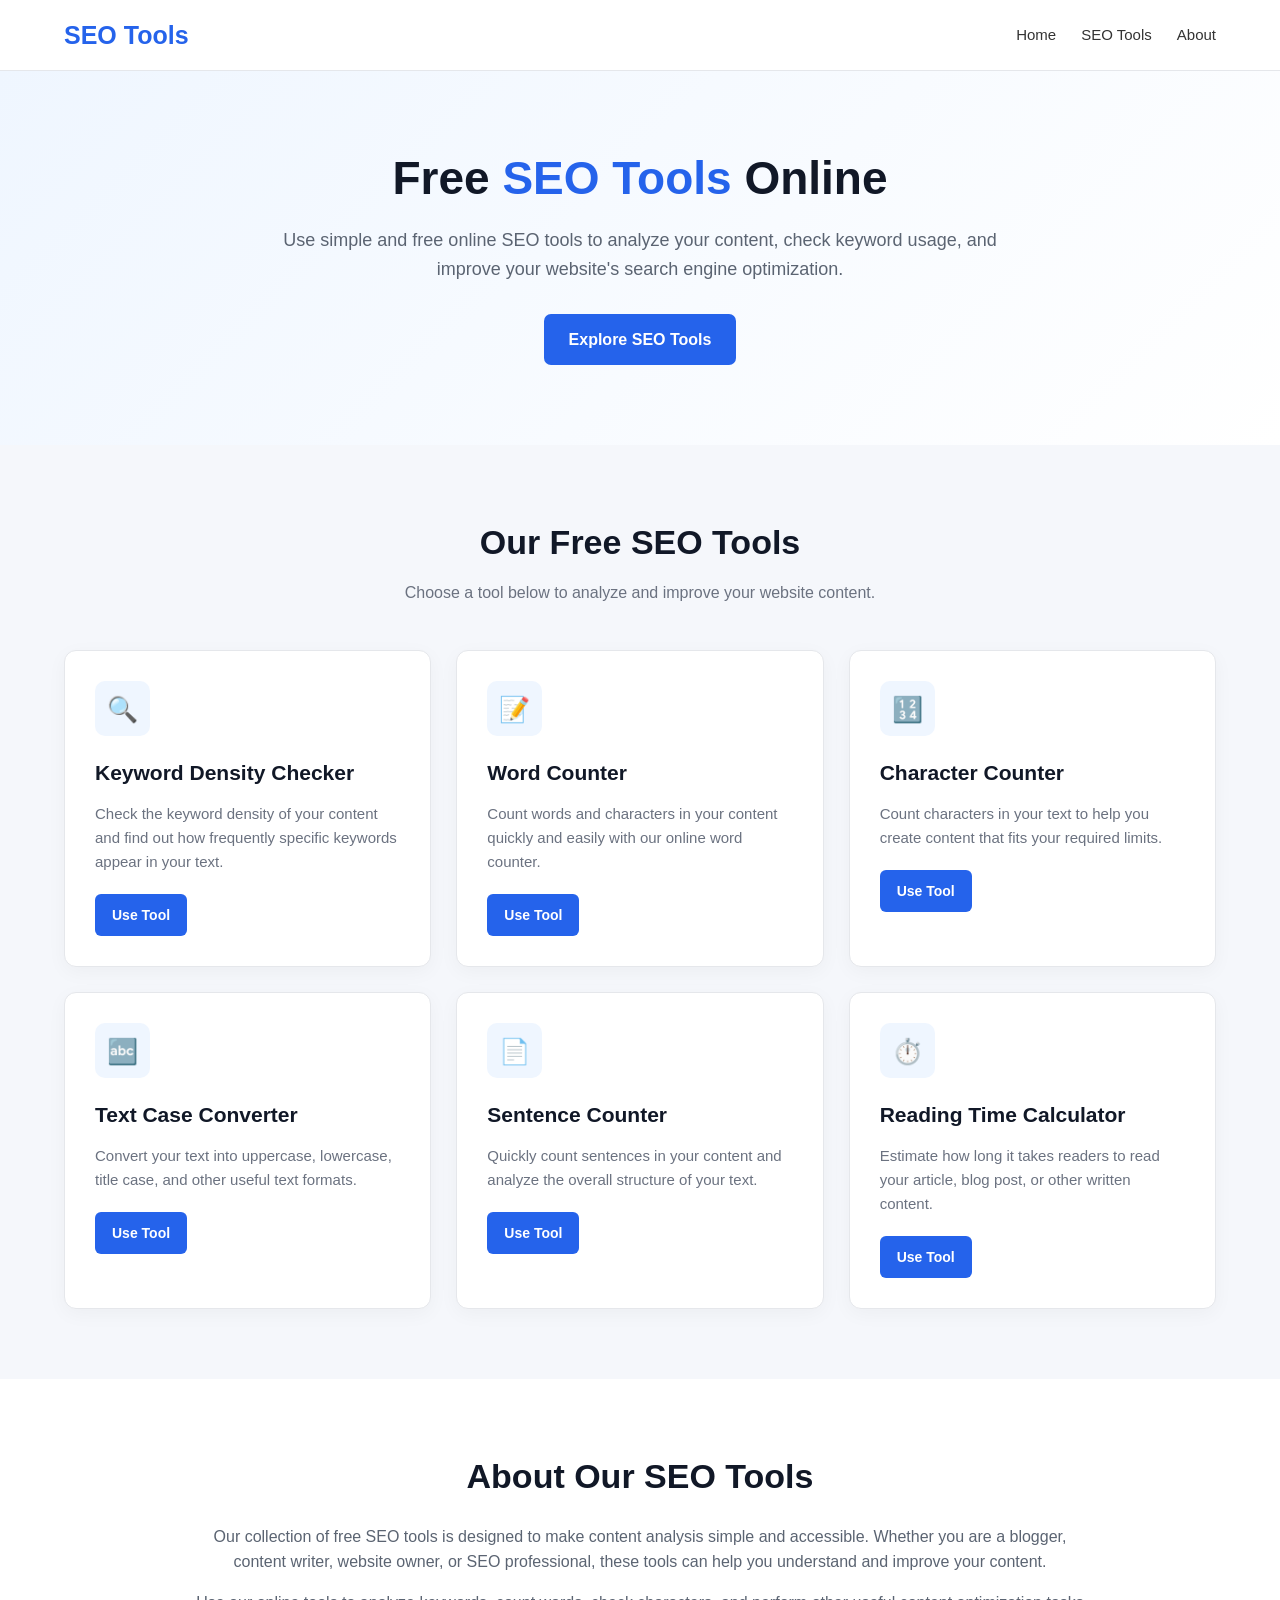
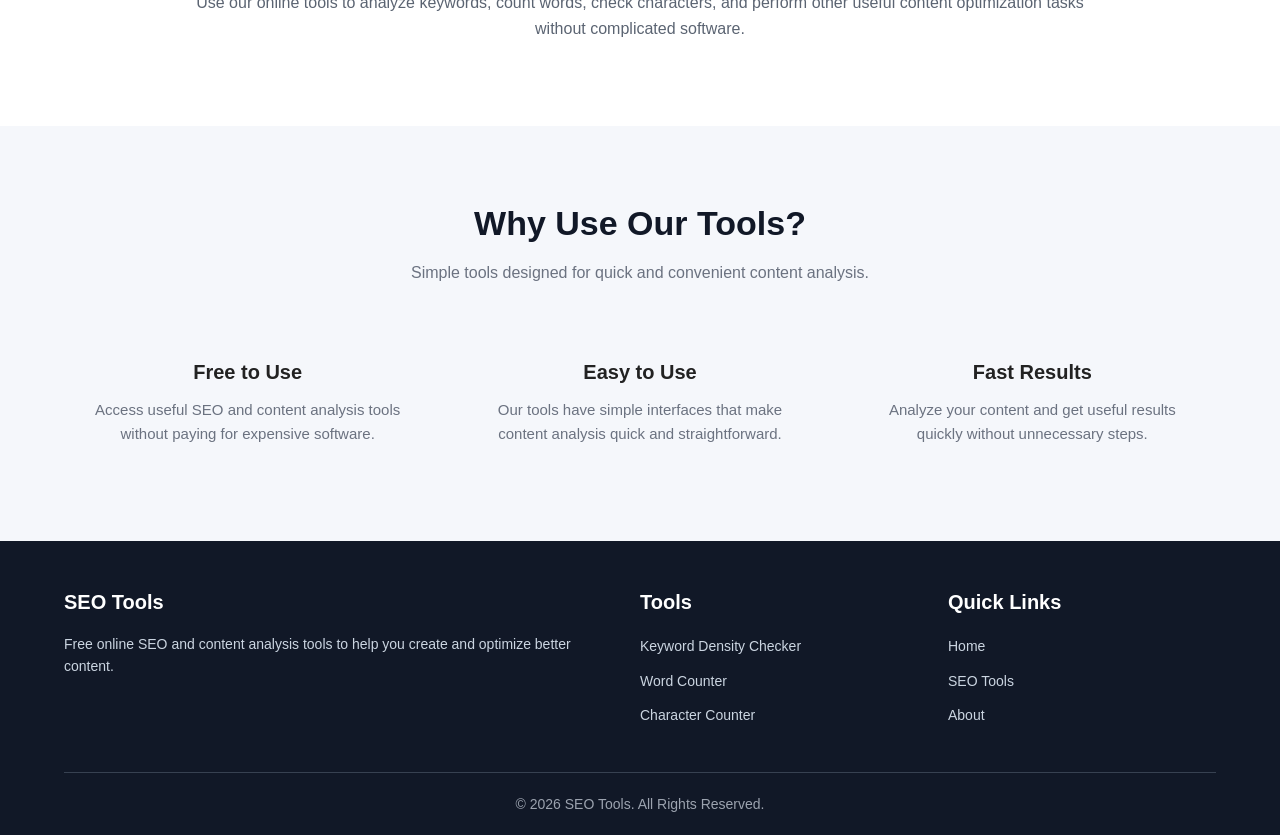
<file: index.html>
<!DOCTYPE html>
<html lang="en">
<head>
    <meta charset="UTF-8">
    <meta name="viewport" content="width=device-width, initial-scale=1.0">

    <title>Free SEO Tools - Online SEO Checker Tools</title>

    <meta name="description" content="Use our free online SEO tools to check keyword density, analyze content, and improve your website's search engine optimization.">

    <meta name="keywords" content="SEO tools, free SEO tools, keyword density checker, online SEO tools, SEO checker">

    <meta name="robots" content="index, follow">

    <link rel="canonical" href="https://haqnawazrehan11.github.io/Seo-Tools/">

    <style>
        * {
            margin: 0;
            padding: 0;
            box-sizing: border-box;
        }

        body {
            font-family: Arial, Helvetica, sans-serif;
            background: #f5f7fb;
            color: #222;
            line-height: 1.6;
        }

        a {
            text-decoration: none;
            color: inherit;
        }

        .container {
            width: 90%;
            max-width: 1200px;
            margin: auto;
        }

        /* Header */
        header {
            background: #ffffff;
            border-bottom: 1px solid #e5e7eb;
            position: sticky;
            top: 0;
            z-index: 1000;
        }

        .navbar {
            min-height: 70px;
            display: flex;
            align-items: center;
            justify-content: space-between;
            gap: 20px;
        }

        .logo {
            font-size: 25px;
            font-weight: 700;
            color: #2563eb;
        }

        .nav-links {
            display: flex;
            align-items: center;
            gap: 25px;
            list-style: none;
        }

        .nav-links a {
            color: #333;
            font-size: 15px;
            font-weight: 500;
            transition: 0.3s;
        }

        .nav-links a:hover {
            color: #2563eb;
        }

        /* Hero */
        .hero {
            padding: 80px 20px;
            text-align: center;
            background: linear-gradient(135deg, #eff6ff, #ffffff);
        }

        .hero h1 {
            font-size: 46px;
            line-height: 1.2;
            margin-bottom: 20px;
            color: #111827;
        }

        .hero h1 span {
            color: #2563eb;
        }

        .hero p {
            max-width: 750px;
            margin: 0 auto 30px;
            color: #5b6472;
            font-size: 18px;
        }

        .hero-button {
            display: inline-block;
            padding: 13px 25px;
            background: #2563eb;
            color: #ffffff;
            border-radius: 7px;
            font-weight: 600;
            transition: 0.3s;
        }

        .hero-button:hover {
            background: #1d4ed8;
            transform: translateY(-2px);
        }

        /* Tools */
        .tools-section {
            padding: 70px 0;
        }

        .section-heading {
            text-align: center;
            margin-bottom: 45px;
        }

        .section-heading h2 {
            font-size: 34px;
            margin-bottom: 10px;
            color: #111827;
        }

        .section-heading p {
            color: #6b7280;
            font-size: 16px;
        }

        .tools-grid {
            display: grid;
            grid-template-columns: repeat(3, 1fr);
            gap: 25px;
        }

        .tool-card {
            background: #ffffff;
            padding: 30px;
            border-radius: 12px;
            border: 1px solid #e5e7eb;
            box-shadow: 0 5px 20px rgba(0, 0, 0, 0.04);
            transition: 0.3s;
        }

        .tool-card:hover {
            transform: translateY(-5px);
            box-shadow: 0 10px 30px rgba(0, 0, 0, 0.08);
        }

        .tool-icon {
            width: 55px;
            height: 55px;
            display: flex;
            align-items: center;
            justify-content: center;
            background: #eff6ff;
            color: #2563eb;
            border-radius: 10px;
            font-size: 25px;
            margin-bottom: 20px;
        }

        .tool-card h3 {
            font-size: 21px;
            margin-bottom: 12px;
            color: #111827;
        }

        .tool-card p {
            color: #6b7280;
            font-size: 15px;
            margin-bottom: 20px;
        }

        .tool-button {
            display: inline-block;
            padding: 10px 17px;
            background: #2563eb;
            color: #ffffff;
            border-radius: 6px;
            font-size: 14px;
            font-weight: 600;
            transition: 0.3s;
        }

        .tool-button:hover {
            background: #1d4ed8;
        }

        /* About */
        .about-section {
            padding: 70px 0;
            background: #ffffff;
        }

        .about-content {
            max-width: 900px;
            margin: auto;
            text-align: center;
        }

        .about-content h2 {
            font-size: 34px;
            margin-bottom: 20px;
            color: #111827;
        }

        .about-content p {
            color: #5b6472;
            margin-bottom: 15px;
            font-size: 16px;
        }

        /* Features */
        .features-section {
            padding: 70px 0;
        }

        .features-grid {
            display: grid;
            grid-template-columns: repeat(3, 1fr);
            gap: 25px;
        }

        .feature {
            text-align: center;
            padding: 25px;
        }

        .feature h3 {
            margin-bottom: 10px;
            font-size: 20px;
        }

        .feature p {
            color: #6b7280;
            font-size: 15px;
        }

        /* Footer */
        footer {
            background: #111827;
            color: #ffffff;
            padding: 45px 0 20px;
        }

        .footer-content {
            display: grid;
            grid-template-columns: 2fr 1fr 1fr;
            gap: 40px;
            margin-bottom: 35px;
        }

        .footer-column h3 {
            margin-bottom: 15px;
            font-size: 20px;
        }

        .footer-column p {
            color: #cbd5e1;
            font-size: 14px;
        }

        .footer-links {
            list-style: none;
        }

        .footer-links li {
            margin-bottom: 9px;
        }

        .footer-links a {
            color: #cbd5e1;
            font-size: 14px;
            transition: 0.3s;
        }

        .footer-links a:hover {
            color: #ffffff;
        }

        .copyright {
            border-top: 1px solid #374151;
            padding-top: 20px;
            text-align: center;
            color: #9ca3af;
            font-size: 14px;
        }

        /* Responsive */
        @media (max-width: 900px) {
            .tools-grid {
                grid-template-columns: repeat(2, 1fr);
            }

            .features-grid {
                grid-template-columns: repeat(2, 1fr);
            }

            .footer-content {
                grid-template-columns: 1fr 1fr;
            }
        }

        @media (max-width: 650px) {
            .navbar {
                flex-direction: column;
                padding: 15px 0;
            }

            .nav-links {
                gap: 15px;
                flex-wrap: wrap;
                justify-content: center;
            }

            .hero {
                padding: 60px 15px;
            }

            .hero h1 {
                font-size: 34px;
            }

            .hero p {
                font-size: 16px;
            }

            .tools-grid,
            .features-grid,
            .footer-content {
                grid-template-columns: 1fr;
            }

            .section-heading h2,
            .about-content h2 {
                font-size: 28px;
            }
        }
    </style>
</head>

<body>

    <!-- Header -->
    <header>
        <div class="container navbar">

            <a href="index.html" class="logo">
                SEO Tools
            </a>

            <ul class="nav-links">
                <li>
                    <a href="index.html">Home</a>
                </li>

                <li>
                    <a href="#tools">SEO Tools</a>
                </li>

                <li>
                    <a href="#about">About</a>
                </li>
            </ul>

        </div>
    </header>


    <!-- Hero Section -->
    <section class="hero">

        <div class="container">

            <h1>
                Free <span>SEO Tools</span> Online
            </h1>

            <p>
                Use simple and free online SEO tools to analyze your content,
                check keyword usage, and improve your website's search engine
                optimization.
            </p>

            <a href="#tools" class="hero-button">
                Explore SEO Tools
            </a>

        </div>

    </section>


    <!-- Tools Section -->
    <section class="tools-section" id="tools">

        <div class="container">

            <div class="section-heading">

                <h2>Our Free SEO Tools</h2>

                <p>
                    Choose a tool below to analyze and improve your website content.
                </p>

            </div>


            <div class="tools-grid">

                <!-- Keyword Density Checker -->
                <div class="tool-card">

                    <div class="tool-icon">
                        🔍
                    </div>

                    <h3>
                        Keyword Density Checker
                    </h3>

                    <p>
                        Check the keyword density of your content and find out
                        how frequently specific keywords appear in your text.
                    </p>

                    <a
                        href="tools/keyword-density-checker.html"
                        class="tool-button">
                        Use Tool
                    </a>

                </div>


                <!-- Word Counter -->
                <div class="tool-card">

                    <div class="tool-icon">
                        📝
                    </div>

                    <h3>
                        Word Counter
                    </h3>

                    <p>
                        Count words and characters in your content quickly
                        and easily with our online word counter.
                    </p>

                    <a
                        href="tools/word-counter.html"
                        class="tool-button">
                        Use Tool
                    </a>

                </div>


                <!-- Character Counter -->
                <div class="tool-card">

                    <div class="tool-icon">
                        🔢
                    </div>

                    <h3>
                        Character Counter
                    </h3>

                    <p>
                        Count characters in your text to help you create
                        content that fits your required limits.
                    </p>

                    <a
                        href="tools/character-counter.html"
                        class="tool-button">
                        Use Tool
                    </a>

                </div>


                <!-- Text Case Converter -->
                <div class="tool-card">

                    <div class="tool-icon">
                        🔤
                    </div>

                    <h3>
                        Text Case Converter
                    </h3>

                    <p>
                        Convert your text into uppercase, lowercase, title case,
                        and other useful text formats.
                    </p>

                    <a
                        href="tools/text-case-converter.html"
                        class="tool-button">
                        Use Tool
                    </a>

                </div>


                <!-- Sentence Counter -->
                <div class="tool-card">

                    <div class="tool-icon">
                        📄
                    </div>

                    <h3>
                        Sentence Counter
                    </h3>

                    <p>
                        Quickly count sentences in your content and analyze
                        the overall structure of your text.
                    </p>

                    <a
                        href="tools/sentence-counter.html"
                        class="tool-button">
                        Use Tool
                    </a>

                </div>


                <!-- Reading Time Calculator -->
                <div class="tool-card">

                    <div class="tool-icon">
                        ⏱️
                    </div>

                    <h3>
                        Reading Time Calculator
                    </h3>

                    <p>
                        Estimate how long it takes readers to read your article,
                        blog post, or other written content.
                    </p>

                    <a
                        href="tools/reading-time-calculator.html"
                        class="tool-button">
                        Use Tool
                    </a>

                </div>

            </div>

        </div>

    </section>


    <!-- About Section -->
    <section class="about-section" id="about">

        <div class="container">

            <div class="about-content">

                <h2>
                    About Our SEO Tools
                </h2>

                <p>
                    Our collection of free SEO tools is designed to make
                    content analysis simple and accessible. Whether you are
                    a blogger, content writer, website owner, or SEO
                    professional, these tools can help you understand and
                    improve your content.
                </p>

                <p>
                    Use our online tools to analyze keywords, count words,
                    check characters, and perform other useful content
                    optimization tasks without complicated software.
                </p>

            </div>

        </div>

    </section>


    <!-- Features Section -->
    <section class="features-section">

        <div class="container">

            <div class="section-heading">

                <h2>
                    Why Use Our Tools?
                </h2>

                <p>
                    Simple tools designed for quick and convenient content analysis.
                </p>

            </div>


            <div class="features-grid">

                <div class="feature">

                    <h3>
                        Free to Use
                    </h3>

                    <p>
                        Access useful SEO and content analysis tools without
                        paying for expensive software.
                    </p>

                </div>


                <div class="feature">

                    <h3>
                        Easy to Use
                    </h3>

                    <p>
                        Our tools have simple interfaces that make content
                        analysis quick and straightforward.
                    </p>

                </div>


                <div class="feature">

                    <h3>
                        Fast Results
                    </h3>

                    <p>
                        Analyze your content and get useful results quickly
                        without unnecessary steps.
                    </p>

                </div>

            </div>

        </div>

    </section>


    <!-- Footer -->
    <footer>

        <div class="container">

            <div class="footer-content">

                <div class="footer-column">

                    <h3>
                        SEO Tools
                    </h3>

                    <p>
                        Free online SEO and content analysis tools to help
                        you create and optimize better content.
                    </p>

                </div>


                <div class="footer-column">

                    <h3>
                        Tools
                    </h3>

                    <ul class="footer-links">

                        <li>
                            <a href="tools/keyword-density-checker.html">
                                Keyword Density Checker
                            </a>
                        </li>

                        <li>
                            <a href="tools/word-counter.html">
                                Word Counter
                            </a>
                        </li>

                        <li>
                            <a href="tools/character-counter.html">
                                Character Counter
                            </a>
                        </li>

                    </ul>

                </div>


                <div class="footer-column">

                    <h3>
                        Quick Links
                    </h3>

                    <ul class="footer-links">

                        <li>
                            <a href="index.html">
                                Home
                            </a>
                        </li>

                        <li>
                            <a href="#tools">
                                SEO Tools
                            </a>
                        </li>

                        <li>
                            <a href="#about">
                                About
                            </a>
                        </li>

                    </ul>

                </div>

            </div>


            <div class="copyright">

                © 2026 SEO Tools. All Rights Reserved.

            </div>

        </div>

    </footer>

</body>
</html>
</file>
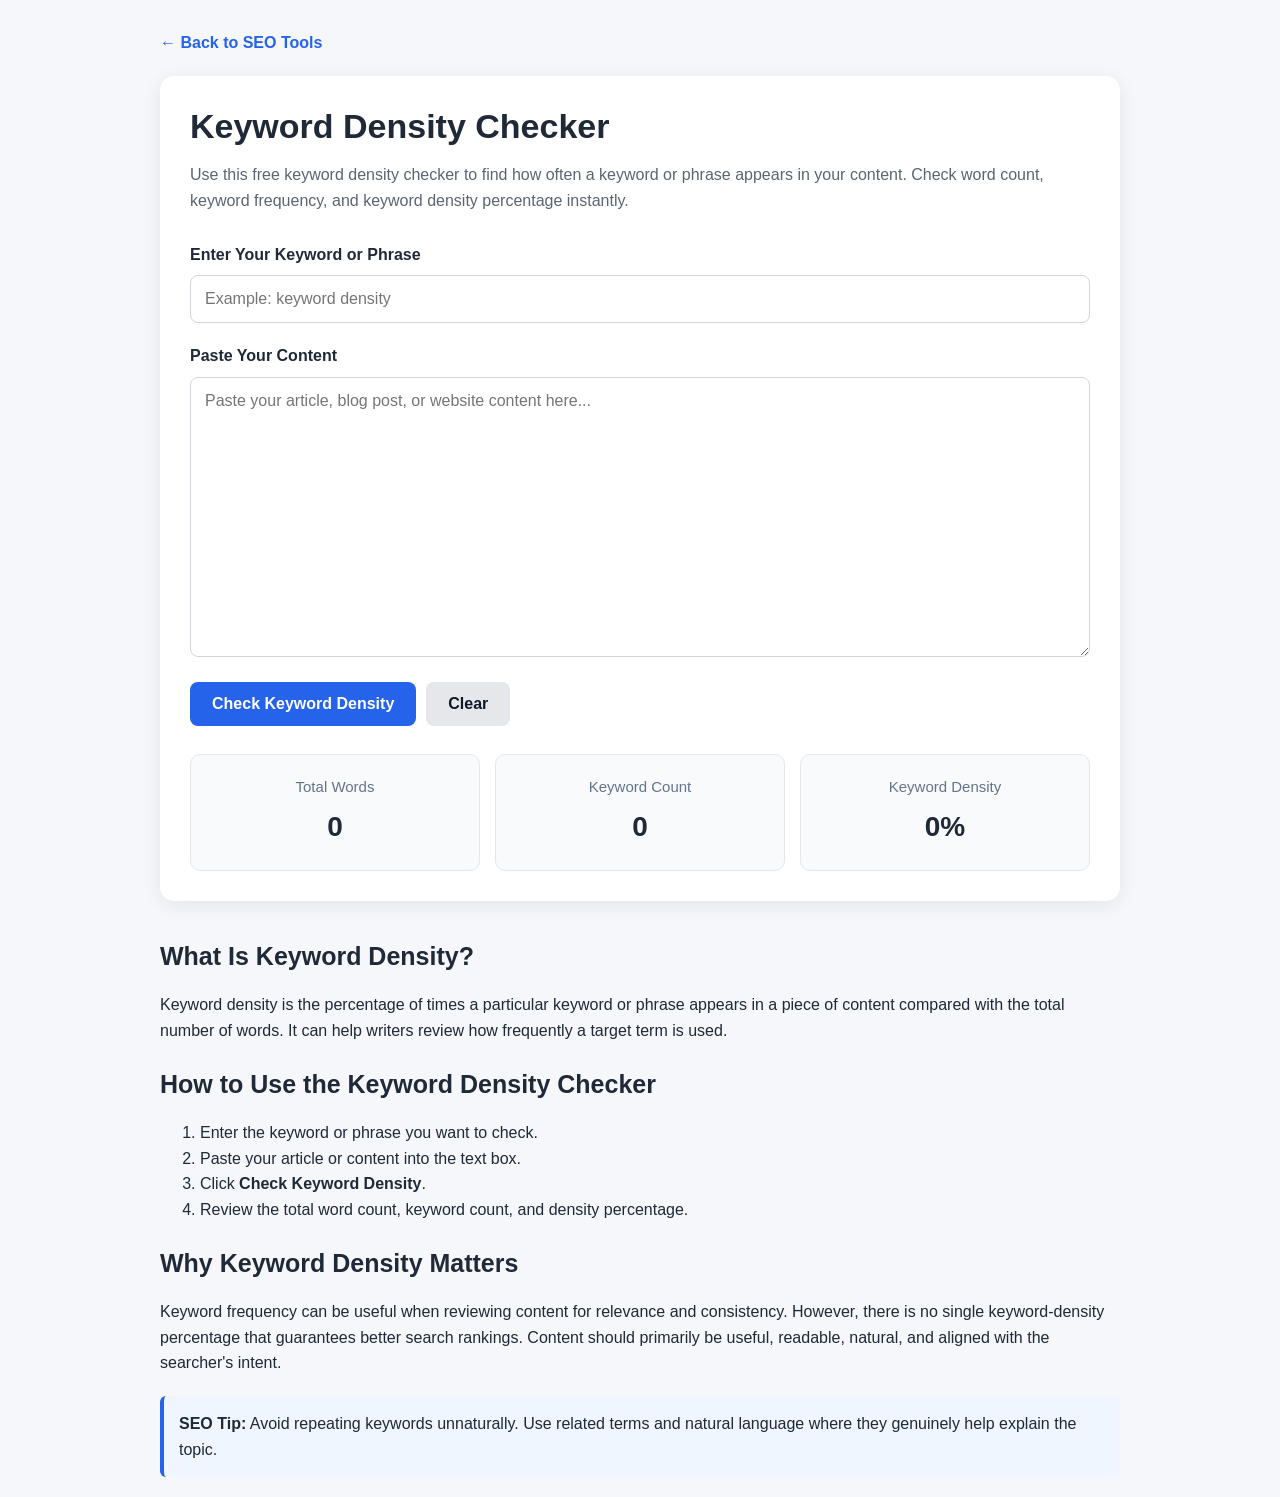
<file: tools/keyword-density-checker.html>
<!DOCTYPE html>
<html lang="en">
<head>
<meta charset="UTF-8">
<meta name="viewport" content="width=device-width, initial-scale=1.0">

<title>Keyword Density Checker - Free SEO Tool</title>

<meta name="description" content="Free keyword density checker to calculate keyword frequency, keyword density percentage, word count, and keyword usage in your content.">

<meta name="robots" content="index, follow">

<link rel="canonical" href="https://haqnawazrehan11.github.io/Seo-Tools/tools/keyword-density-checker.html">

<style>
* {
    box-sizing: border-box;
}

body {
    margin: 0;
    font-family: Arial, Helvetica, sans-serif;
    background: #f5f7fa;
    color: #1f2937;
    line-height: 1.6;
}

.container {
    width: 100%;
    max-width: 1000px;
    margin: 0 auto;
    padding: 20px;
}

.back-link {
    display: inline-block;
    margin: 10px 0 20px;
    color: #2563eb;
    text-decoration: none;
    font-weight: 600;
}

.back-link:hover {
    text-decoration: underline;
}

.tool-box {
    background: #ffffff;
    border-radius: 14px;
    padding: 30px;
    box-shadow: 0 4px 20px rgba(0, 0, 0, 0.08);
}

h1 {
    margin-top: 0;
    margin-bottom: 10px;
    font-size: 34px;
    line-height: 1.2;
}

.intro {
    color: #5b6472;
    margin-bottom: 28px;
}

label {
    display: block;
    margin-bottom: 8px;
    font-weight: 700;
}

input,
textarea {
    width: 100%;
    border: 1px solid #d1d5db;
    border-radius: 8px;
    padding: 14px;
    font-size: 16px;
    font-family: inherit;
    outline: none;
    transition: border-color 0.2s ease;
}

input:focus,
textarea:focus {
    border-color: #2563eb;
}

input {
    margin-bottom: 20px;
}

textarea {
    min-height: 280px;
    resize: vertical;
}

.button-row {
    display: flex;
    gap: 10px;
    flex-wrap: wrap;
    margin-top: 18px;
}

button {
    border: none;
    border-radius: 8px;
    padding: 13px 22px;
    font-size: 16px;
    font-weight: 700;
    cursor: pointer;
}

.check-btn {
    background: #2563eb;
    color: #ffffff;
}

.clear-btn {
    background: #e5e7eb;
    color: #111827;
}

button:hover {
    opacity: 0.9;
}

.error {
    margin-top: 15px;
    color: #dc2626;
    font-weight: 600;
}

.results {
    display: grid;
    grid-template-columns: repeat(3, 1fr);
    gap: 15px;
    margin-top: 28px;
}

.result-card {
    background: #f8fafc;
    border: 1px solid #e5e7eb;
    border-radius: 10px;
    padding: 20px;
    text-align: center;
}

.result-card span {
    display: block;
    color: #64748b;
    font-size: 15px;
    margin-bottom: 6px;
}

.result-card strong {
    display: block;
    font-size: 28px;
}

.analysis {
    display: none;
    margin-top: 25px;
    padding: 20px;
    border-radius: 10px;
    background: #f8fafc;
    border: 1px solid #e5e7eb;
}

.analysis h2 {
    margin-top: 0;
    font-size: 22px;
}

.keyword-info {
    margin-top: 15px;
}

.info-table {
    width: 100%;
    border-collapse: collapse;
    margin-top: 15px;
}

.info-table th,
.info-table td {
    border: 1px solid #e5e7eb;
    padding: 12px;
    text-align: left;
}

.info-table th {
    background: #f1f5f9;
}

.content-section {
    margin-top: 35px;
}

.content-section h2 {
    font-size: 25px;
    margin-bottom: 10px;
}

.content-section h3 {
    font-size: 20px;
    margin-top: 25px;
}

.tip-box {
    background: #eff6ff;
    border-left: 4px solid #2563eb;
    padding: 15px;
    margin-top: 20px;
    border-radius: 6px;
}

@media (max-width: 700px) {

    .container {
        padding: 12px;
    }

    .tool-box {
        padding: 20px;
    }

    h1 {
        font-size: 28px;
    }

    .results {
        grid-template-columns: 1fr;
    }

    .button-row {
        flex-direction: column;
    }

    button {
        width: 100%;
    }
}
</style>
</head>

<body>

<div class="container">

    <a href="../index.html" class="back-link">
        ← Back to SEO Tools
    </a>

    <div class="tool-box">

        <h1>Keyword Density Checker</h1>

        <p class="intro">
            Use this free keyword density checker to find how often a keyword or phrase
            appears in your content. Check word count, keyword frequency, and keyword
            density percentage instantly.
        </p>

        <label for="keyword">Enter Your Keyword or Phrase</label>

        <input
            type="text"
            id="keyword"
            placeholder="Example: keyword density"
            autocomplete="off"
        >

        <label for="content">Paste Your Content</label>

        <textarea
            id="content"
            placeholder="Paste your article, blog post, or website content here..."
        ></textarea>

        <div class="button-row">

            <button
                type="button"
                class="check-btn"
                onclick="checkDensity()"
            >
                Check Keyword Density
            </button>

            <button
                type="button"
                class="clear-btn"
                onclick="clearTool()"
            >
                Clear
            </button>

        </div>

        <div id="error" class="error"></div>

        <div class="results">

            <div class="result-card">
                <span>Total Words</span>
                <strong id="wordCount">0</strong>
            </div>

            <div class="result-card">
                <span>Keyword Count</span>
                <strong id="keywordCount">0</strong>
            </div>

            <div class="result-card">
                <span>Keyword Density</span>
                <strong id="density">0%</strong>
            </div>

        </div>

        <div id="analysis" class="analysis">

            <h2>Keyword Density Analysis</h2>

            <div id="analysisText"></div>

            <table class="info-table">
                <tr>
                    <th>Keyword</th>
                    <td id="resultKeyword">-</td>
                </tr>

                <tr>
                    <th>Total Words</th>
                    <td id="resultWords">0</td>
                </tr>

                <tr>
                    <th>Keyword Occurrences</th>
                    <td id="resultOccurrences">0</td>
                </tr>

                <tr>
                    <th>Keyword Density</th>
                    <td id="resultDensity">0%</td>
                </tr>
            </table>

        </div>

    </div>


    <div class="content-section">

        <h2>What Is Keyword Density?</h2>

        <p>
            Keyword density is the percentage of times a particular keyword or phrase
            appears in a piece of content compared with the total number of words.
            It can help writers review how frequently a target term is used.
        </p>

        <h2>How to Use the Keyword Density Checker</h2>

        <ol>
            <li>Enter the keyword or phrase you want to check.</li>
            <li>Paste your article or content into the text box.</li>
            <li>Click <strong>Check Keyword Density</strong>.</li>
            <li>Review the total word count, keyword count, and density percentage.</li>
        </ol>

        <h2>Why Keyword Density Matters</h2>

        <p>
            Keyword frequency can be useful when reviewing content for relevance and
            consistency. However, there is no single keyword-density percentage that
            guarantees better search rankings. Content should primarily be useful,
            readable, natural, and aligned with the searcher's intent.
        </p>

        <div class="tip-box">
            <strong>SEO Tip:</strong>
            Avoid repeating keywords unnaturally. Use related terms and natural language
            where they genuinely help explain the topic.
        </div>

    </div>

</div>


<script>

function getWords(text) {

    return text.match(/\b[\p{L}\p{N}]+(?:['-][\p{L}\p{N}]+)*\b/gu) || [];

}


function escapeRegExp(text) {

    return text.replace(/[.*+?^${}()|[\]\\]/g, "\\$&");

}


function checkDensity() {

    const keywordInput =
        document.getElementById("keyword");

    const contentInput =
        document.getElementById("content");

    const keyword =
        keywordInput.value.trim();

    const content =
        contentInput.value.trim();

    const error =
        document.getElementById("error");

    const analysis =
        document.getElementById("analysis");

    error.textContent = "";
    analysis.style.display = "none";


    if (!keyword) {

        error.textContent =
            "Please enter a keyword or phrase.";

        keywordInput.focus();

        return;

    }


    if (!content) {

        error.textContent =
            "Please paste some content.";

        contentInput.focus();

        return;

    }


    const words =
        getWords(content);

    const totalWords =
        words.length;


    const escapedKeyword =
        escapeRegExp(keyword);


    /*
        Match the complete keyword or phrase.
        Case-insensitive.
    */

    const regex =
        new RegExp(
            "(?<![\\p{L}\\p{N}_-])" +
            escapedKeyword +
            "(?![\\p{L}\\p{N}_-])",
            "giu"
        );


    const matches =
        content.match(regex) || [];


    const keywordCount =
        matches.length;


    const density =
        totalWords > 0
            ? ((keywordCount / totalWords) * 100).toFixed(2)
            : "0.00";


    document.getElementById("wordCount").textContent =
        totalWords.toLocaleString();

    document.getElementById("keywordCount").textContent =
        keywordCount.toLocaleString();

    document.getElementById("density").textContent =
        density + "%";


    document.getElementById("resultKeyword").textContent =
        keyword;

    document.getElementById("resultWords").textContent =
        totalWords.toLocaleString();

    document.getElementById("resultOccurrences").textContent =
        keywordCount.toLocaleString();

    document.getElementById("resultDensity").textContent =
        density + "%";


    let advice;


    if (keywordCount === 0) {

        advice =
            "The keyword was not found in the content.";

    } else if (density < 0.5) {

        advice =
            "The keyword appears relatively infrequently. Review the content to make sure the topic is clearly covered.";

    } else if (density <= 2.5) {

        advice =
            "The keyword frequency is within a moderate range. Continue prioritizing natural writing, usefulness, and search intent.";

    } else {

        advice =
            "The keyword appears frequently. Review the content for unnecessary repetition and keyword stuffing.";

    }


    document.getElementById("analysisText").innerHTML =
        "<p>" +
        escapeHTML(advice) +
        "</p>";


    analysis.style.display =
        "block";

}


function clearTool() {

    document.getElementById("keyword").value = "";

    document.getElementById("content").value = "";

    document.getElementById("wordCount").textContent = "0";

    document.getElementById("keywordCount").textContent = "0";

    document.getElementById("density").textContent = "0%";

    document.getElementById("error").textContent = "";

    document.getElementById("analysis").style.display = "none";

}


function escapeHTML(text) {

    const div =
        document.createElement("div");

    div.textContent =
        text;

    return div.innerHTML;

}


/*
   Allow Ctrl + Enter to run the checker.
*/

document.getElementById("content").addEventListener(
    "keydown",
    function(event) {

        if (event.ctrlKey && event.key === "Enter") {

            checkDensity();

        }

    }
);

</script>

</body>
</html>
</file>
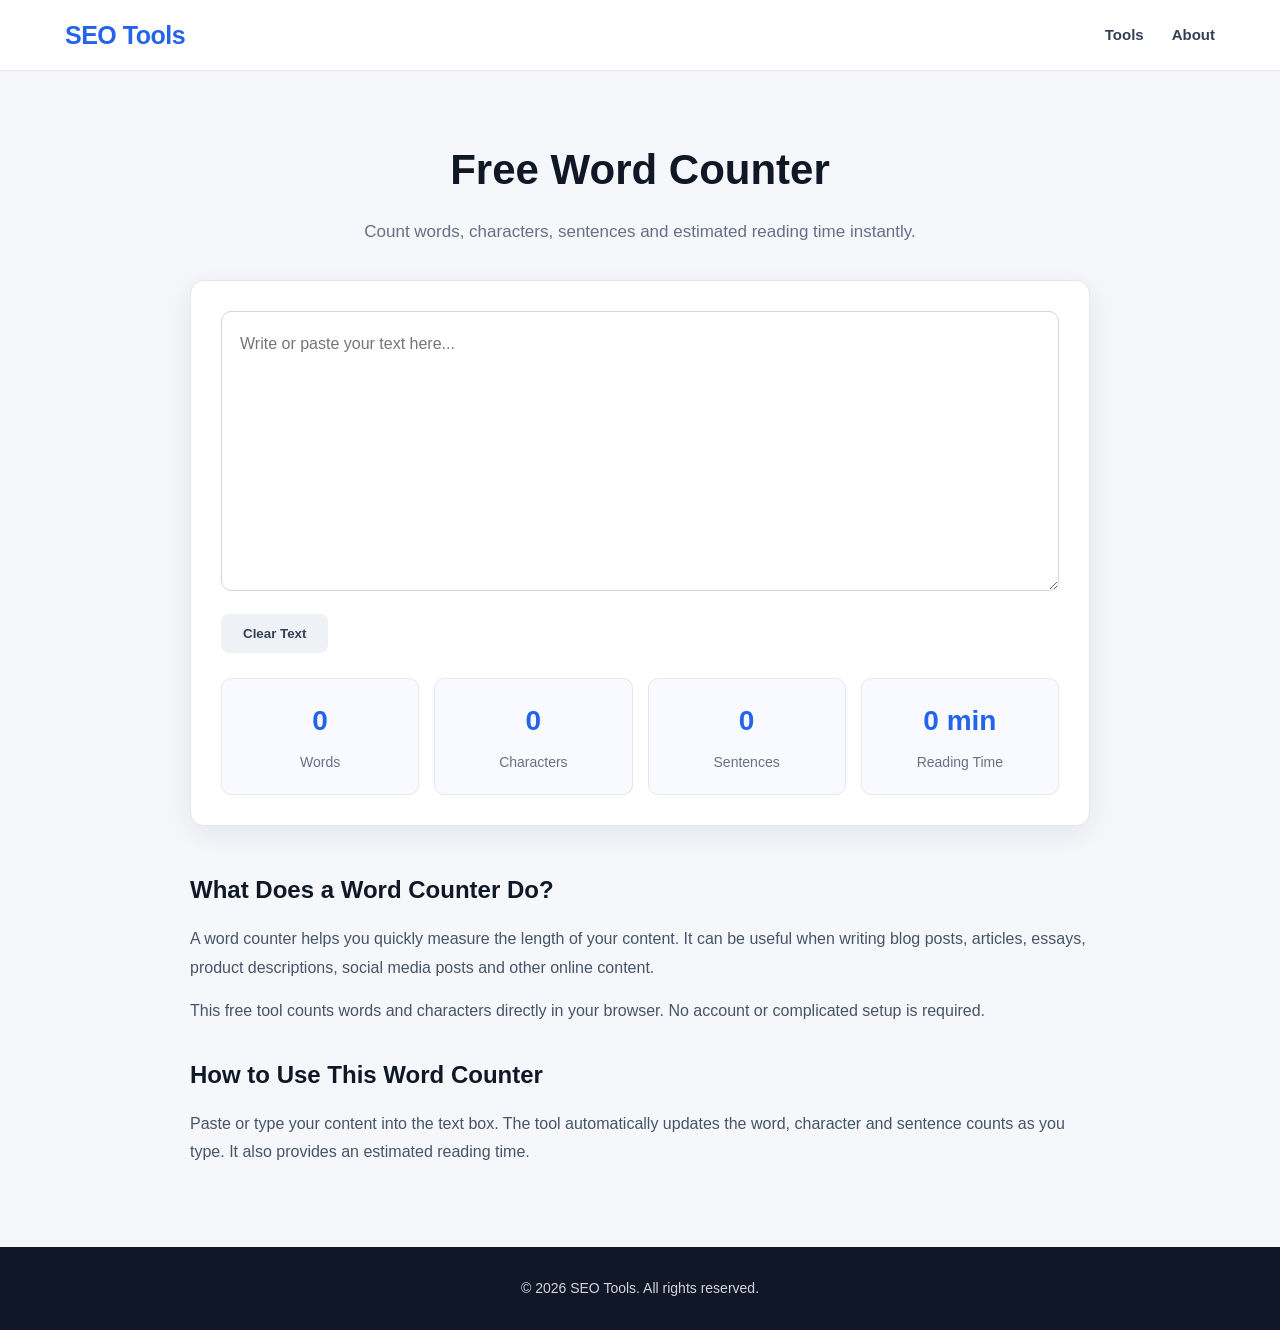
<file: tools/word-counter.html>
<!DOCTYPE html>
<html lang="en">
<head>
    <meta charset="UTF-8">
    <meta name="viewport" content="width=device-width, initial-scale=1.0">

    <title>Free Word Counter - Words, Characters & Reading Time</title>

    <meta name="description" content="Free online word counter to count words, characters, sentences and estimated reading time instantly.">

    <meta name="robots" content="index, follow">

    <link rel="canonical" href="https://haqnawazrehan11.github.io/Seo-Tools/tools/word-counter.html">

    <link rel="stylesheet" href="../style.css">

    <style>
        .tool-page {
            padding: 65px 0;
        }

        .tool-header {
            max-width: 800px;
            margin: 0 auto 35px;
            text-align: center;
        }

        .tool-header h1 {
            margin-bottom: 15px;
            color: #101828;
            font-size: 42px;
        }

        .tool-header p {
            color: #667085;
            font-size: 17px;
        }

        .counter-box {
            max-width: 900px;
            margin: auto;
            padding: 30px;
            background: #ffffff;
            border: 1px solid #e4e7ec;
            border-radius: 14px;
            box-shadow: 0 8px 30px rgba(16, 24, 40, 0.08);
        }

        .text-input {
            width: 100%;
            min-height: 280px;
            padding: 18px;
            border: 1px solid #d0d5dd;
            border-radius: 10px;
            outline: none;
            resize: vertical;
            font-family: Arial, sans-serif;
            font-size: 16px;
            line-height: 1.7;
        }

        .text-input:focus {
            border-color: #2563eb;
            box-shadow: 0 0 0 3px rgba(37, 99, 235, 0.10);
        }

        .button-row {
            display: flex;
            gap: 12px;
            margin-top: 15px;
        }

        .clear-button {
            padding: 12px 22px;
            border: 0;
            border-radius: 8px;
            background: #eef2f6;
            color: #344054;
            font-weight: 700;
            cursor: pointer;
        }

        .clear-button:hover {
            background: #e4e7ec;
        }

        .stats {
            display: grid;
            grid-template-columns: repeat(4, 1fr);
            gap: 15px;
            margin-top: 25px;
        }

        .stat {
            padding: 20px 15px;
            background: #f8faff;
            border: 1px solid #e4e7ec;
            border-radius: 10px;
            text-align: center;
        }

        .stat-number {
            display: block;
            margin-bottom: 5px;
            color: #2563eb;
            font-size: 28px;
            font-weight: 800;
        }

        .stat-label {
            color: #667085;
            font-size: 14px;
        }

        .info-section {
            max-width: 900px;
            margin: 45px auto 0;
        }

        .info-section h2 {
            margin: 30px 0 15px;
            color: #101828;
        }

        .info-section p {
            margin-bottom: 15px;
            color: #475467;
            line-height: 1.8;
        }

        @media (max-width: 700px) {
            .tool-page {
                padding: 45px 0;
            }

            .tool-header h1 {
                font-size: 32px;
            }

            .counter-box {
                padding: 20px;
            }

            .stats {
                grid-template-columns: repeat(2, 1fr);
            }
        }
    </style>
</head>

<body>

<header class="header">
    <div class="container">

        <a href="../index.html" class="logo">
            SEO Tools
        </a>

        <nav>
            <a href="../index.html#tools">Tools</a>
            <a href="../index.html#about">About</a>
        </nav>

    </div>
</header>

<main>

<section class="tool-page">

    <div class="container">

        <div class="tool-header">

            <h1>Free Word Counter</h1>

            <p>
                Count words, characters, sentences and
                estimated reading time instantly.
            </p>

        </div>

        <div class="counter-box">

            <textarea
                id="textInput"
                class="text-input"
                placeholder="Write or paste your text here..."></textarea>

            <div class="button-row">

                <button
                    id="clearButton"
                    class="clear-button"
                    type="button">
                    Clear Text
                </button>

            </div>

            <div class="stats">

                <div class="stat">
                    <span id="wordCount" class="stat-number">0</span>
                    <span class="stat-label">Words</span>
                </div>

                <div class="stat">
                    <span id="characterCount" class="stat-number">0</span>
                    <span class="stat-label">Characters</span>
                </div>

                <div class="stat">
                    <span id="sentenceCount" class="stat-number">0</span>
                    <span class="stat-label">Sentences</span>
                </div>

                <div class="stat">
                    <span id="readingTime" class="stat-number">0 min</span>
                    <span class="stat-label">Reading Time</span>
                </div>

            </div>

        </div>

        <div class="info-section">

            <h2>What Does a Word Counter Do?</h2>

            <p>
                A word counter helps you quickly measure the
                length of your content. It can be useful when
                writing blog posts, articles, essays, product
                descriptions, social media posts and other
                online content.
            </p>

            <p>
                This free tool counts words and characters
                directly in your browser. No account or
                complicated setup is required.
            </p>

            <h2>How to Use This Word Counter</h2>

            <p>
                Paste or type your content into the text box.
                The tool automatically updates the word,
                character and sentence counts as you type.
                It also provides an estimated reading time.
            </p>

        </div>

    </div>

</section>

</main>

<footer>

    <div class="container">

        <p>
            © 2026 SEO Tools. All rights reserved.
        </p>

    </div>

</footer>

<script>

const textInput = document.getElementById("textInput");
const wordCount = document.getElementById("wordCount");
const characterCount = document.getElementById("characterCount");
const sentenceCount = document.getElementById("sentenceCount");
const readingTime = document.getElementById("readingTime");
const clearButton = document.getElementById("clearButton");

function updateCounter() {

    const text = textInput.value.trim();

    const words = text.length === 0
        ? []
        : text.split(/\s+/);

    const wordTotal = words.length;

    const characterTotal = textInput.value.length;

    const sentenceTotal = text.length === 0
        ? 0
        : text
            .split(/[.!?]+/)
            .filter(sentence => sentence.trim().length > 0)
            .length;

    const minutes = wordTotal === 0
        ? 0
        : Math.ceil(wordTotal / 200);

    wordCount.textContent = wordTotal.toLocaleString();

    characterCount.textContent =
        characterTotal.toLocaleString();

    sentenceCount.textContent =
        sentenceTotal.toLocaleString();

    readingTime.textContent =
        minutes + " min";
}

textInput.addEventListener("input", updateCounter);

clearButton.addEventListener("click", function() {

    textInput.value = "";

    updateCounter();

    textInput.focus();

});

</script>

</body>
</html>
</file>
<file: style.css>
* {
    box-sizing: border-box;
    margin: 0;
    padding: 0;
}

html {
    scroll-behavior: smooth;
}

body {
    font-family: Arial, Helvetica, sans-serif;
    line-height: 1.6;
    background: #f5f7fb;
    color: #172033;
}

.container {
    width: 92%;
    max-width: 1150px;
    margin: 0 auto;
}

/* Header */

.header {
    background: #ffffff;
    border-bottom: 1px solid #e6e9ef;
    position: sticky;
    top: 0;
    z-index: 1000;
}

.header .container {
    min-height: 70px;
    display: flex;
    align-items: center;
    justify-content: space-between;
}

.logo {
    color: #2563eb;
    font-size: 25px;
    font-weight: 800;
    text-decoration: none;
    letter-spacing: -0.5px;
}

nav {
    display: flex;
    align-items: center;
    gap: 28px;
}

nav a {
    color: #344054;
    font-size: 15px;
    font-weight: 600;
    text-decoration: none;
    transition: 0.2s ease;
}

nav a:hover {
    color: #2563eb;
}

/* Hero */

.hero {
    padding: 90px 20px;
    text-align: center;
    background: linear-gradient(
        135deg,
        #eef4ff 0%,
        #ffffff 100%
    );
}

.hero h1 {
    max-width: 850px;
    margin: 0 auto 20px;
    color: #101828;
    font-size: 48px;
    line-height: 1.15;
    font-weight: 800;
    letter-spacing: -1px;
}

.hero p {
    max-width: 720px;
    margin: 0 auto 32px;
    color: #667085;
    font-size: 18px;
    line-height: 1.7;
}

.button {
    display: inline-block;
    padding: 14px 28px;
    border-radius: 8px;
    background: #2563eb;
    color: #ffffff;
    font-size: 16px;
    font-weight: 700;
    text-decoration: none;
    box-shadow: 0 8px 20px rgba(37, 99, 235, 0.20);
    transition: 0.25s ease;
}

.button:hover {
    background: #1d4ed8;
    transform: translateY(-2px);
}

/* Tools Section */

.tools-section {
    padding: 75px 0;
}

.tools-section h2,
.about h2 {
    margin-bottom: 12px;
    color: #101828;
    text-align: center;
    font-size: 32px;
    line-height: 1.3;
}

.tools-grid {
    margin-top: 38px;
    display: grid;
    grid-template-columns:
        repeat(3, minmax(0, 1fr));
    gap: 24px;
}

/* Tool Cards */

.tool-card {
    display: block;
    min-height: 190px;
    padding: 28px;
    background: #ffffff;
    border: 1px solid #e4e7ec;
    border-radius: 12px;
    text-decoration: none;
    box-shadow: 0 5px 18px rgba(16, 24, 40, 0.06);
    transition: 0.25s ease;
}

.tool-card:hover {
    border-color: #2563eb;
    transform: translateY(-5px);
    box-shadow: 0 12px 30px rgba(16, 24, 40, 0.10);
}

.tool-card h3 {
    margin-bottom: 12px;
    color: #1d4ed8;
    font-size: 20px;
    line-height: 1.35;
}

.tool-card p {
    color: #667085;
    font-size: 15px;
    line-height: 1.7;
}

/* About */

.about {
    padding: 75px 20px;
    background: #ffffff;
    border-top: 1px solid #e9edf3;
}

.about p {
    max-width: 760px;
    margin: 18px auto 0;
    color: #667085;
    text-align: center;
    font-size: 16px;
    line-height: 1.8;
}

/* Footer */

footer {
    padding: 30px 20px;
    background: #101828;
    color: #ffffff;
    text-align: center;
}

footer p {
    color: #d0d5dd;
    font-size: 14px;
}

/* Mobile */

@media (max-width: 850px) {

    .tools-grid {
        grid-template-columns:
            repeat(2, minmax(0, 1fr));
    }

    .hero h1 {
        font-size: 40px;
    }
}

@media (max-width: 600px) {

    .header .container {
        min-height: 64px;
    }

    nav {
        gap: 16px;
    }

    nav a {
        font-size: 14px;
    }

    .logo {
        font-size: 21px;
    }

    .hero {
        padding: 65px 15px;
    }

    .hero h1 {
        font-size: 34px;
        letter-spacing: -0.5px;
    }

    .hero p {
        font-size: 16px;
    }

    .button {
        width: 100%;
        max-width: 300px;
    }

    .tools-section {
        padding: 55px 0;
    }

    .tools-section h2,
    .about h2 {
        font-size: 28px;
    }

    .tools-grid {
        grid-template-columns: 1fr;
        gap: 18px;
    }

    .tool-card {
        min-height: auto;
        padding: 24px;
    }

    .about {
        padding: 55px 15px;
    }
}
</file>
